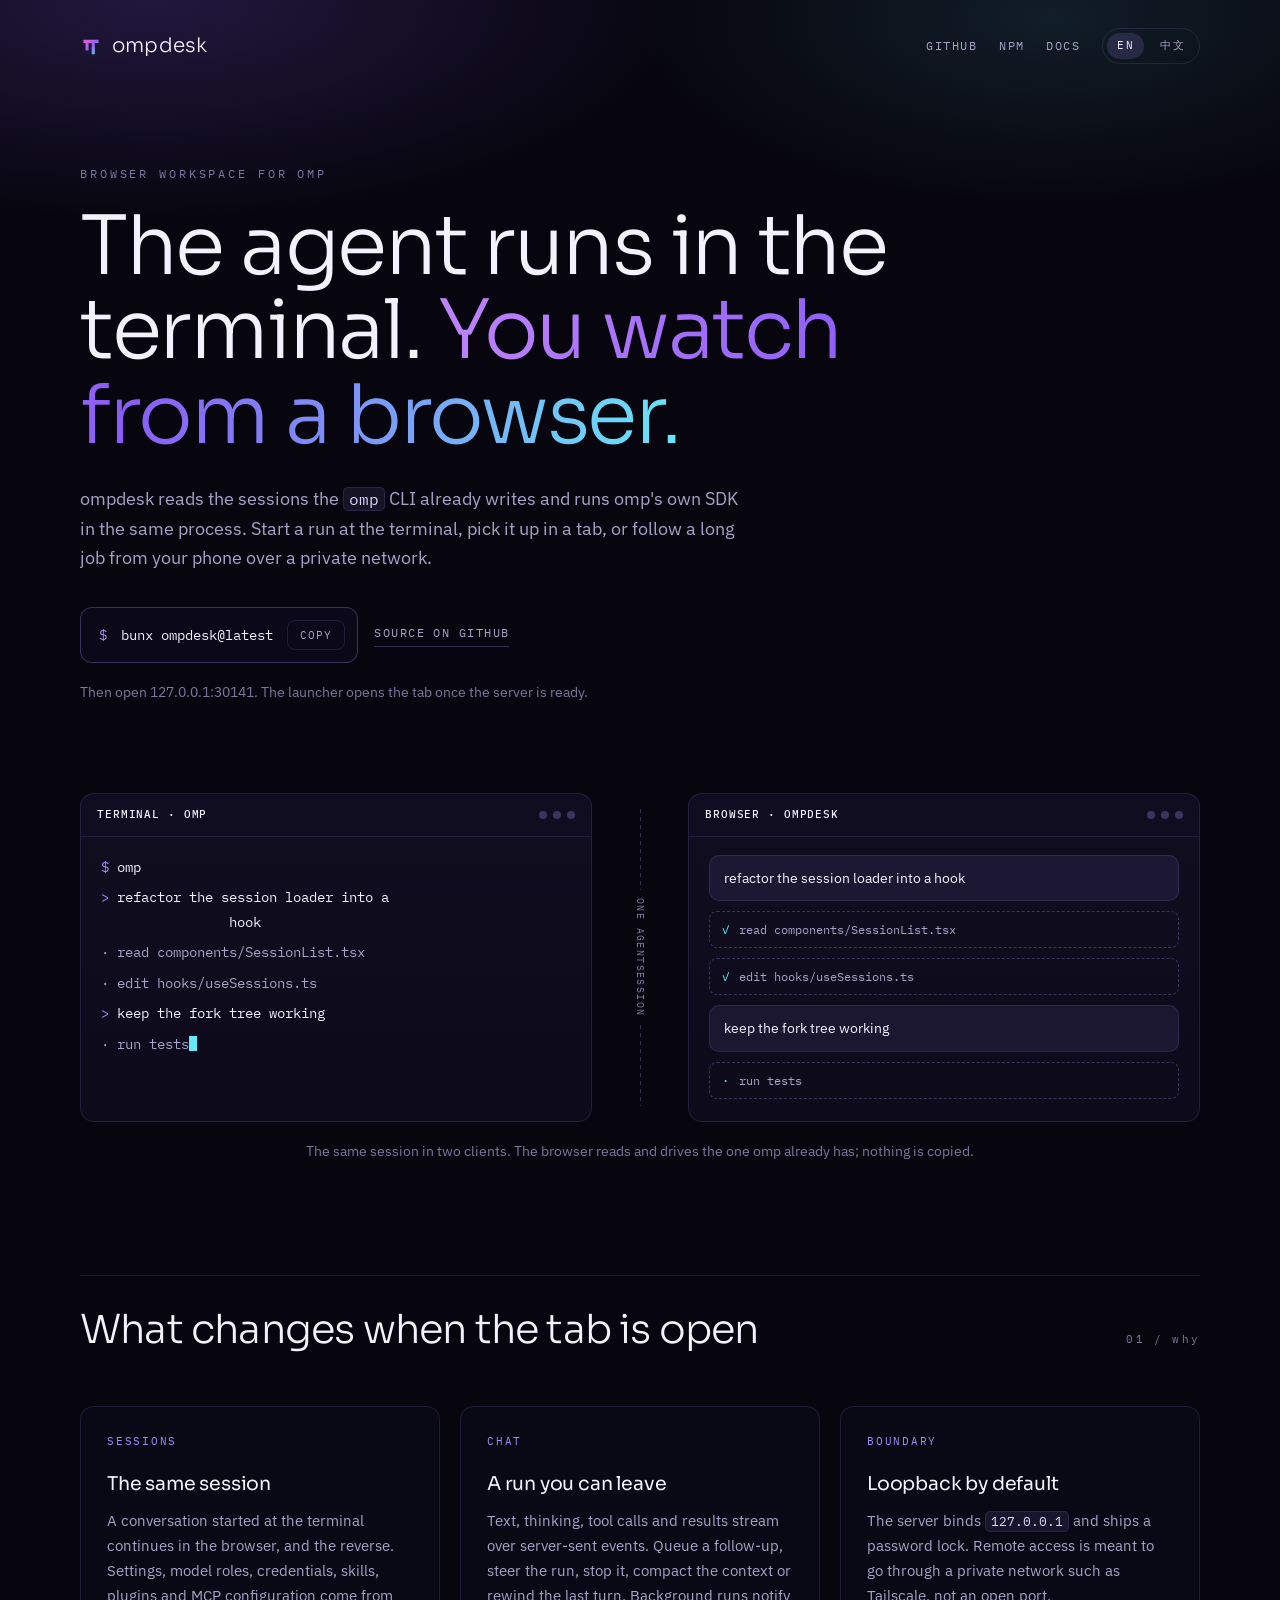
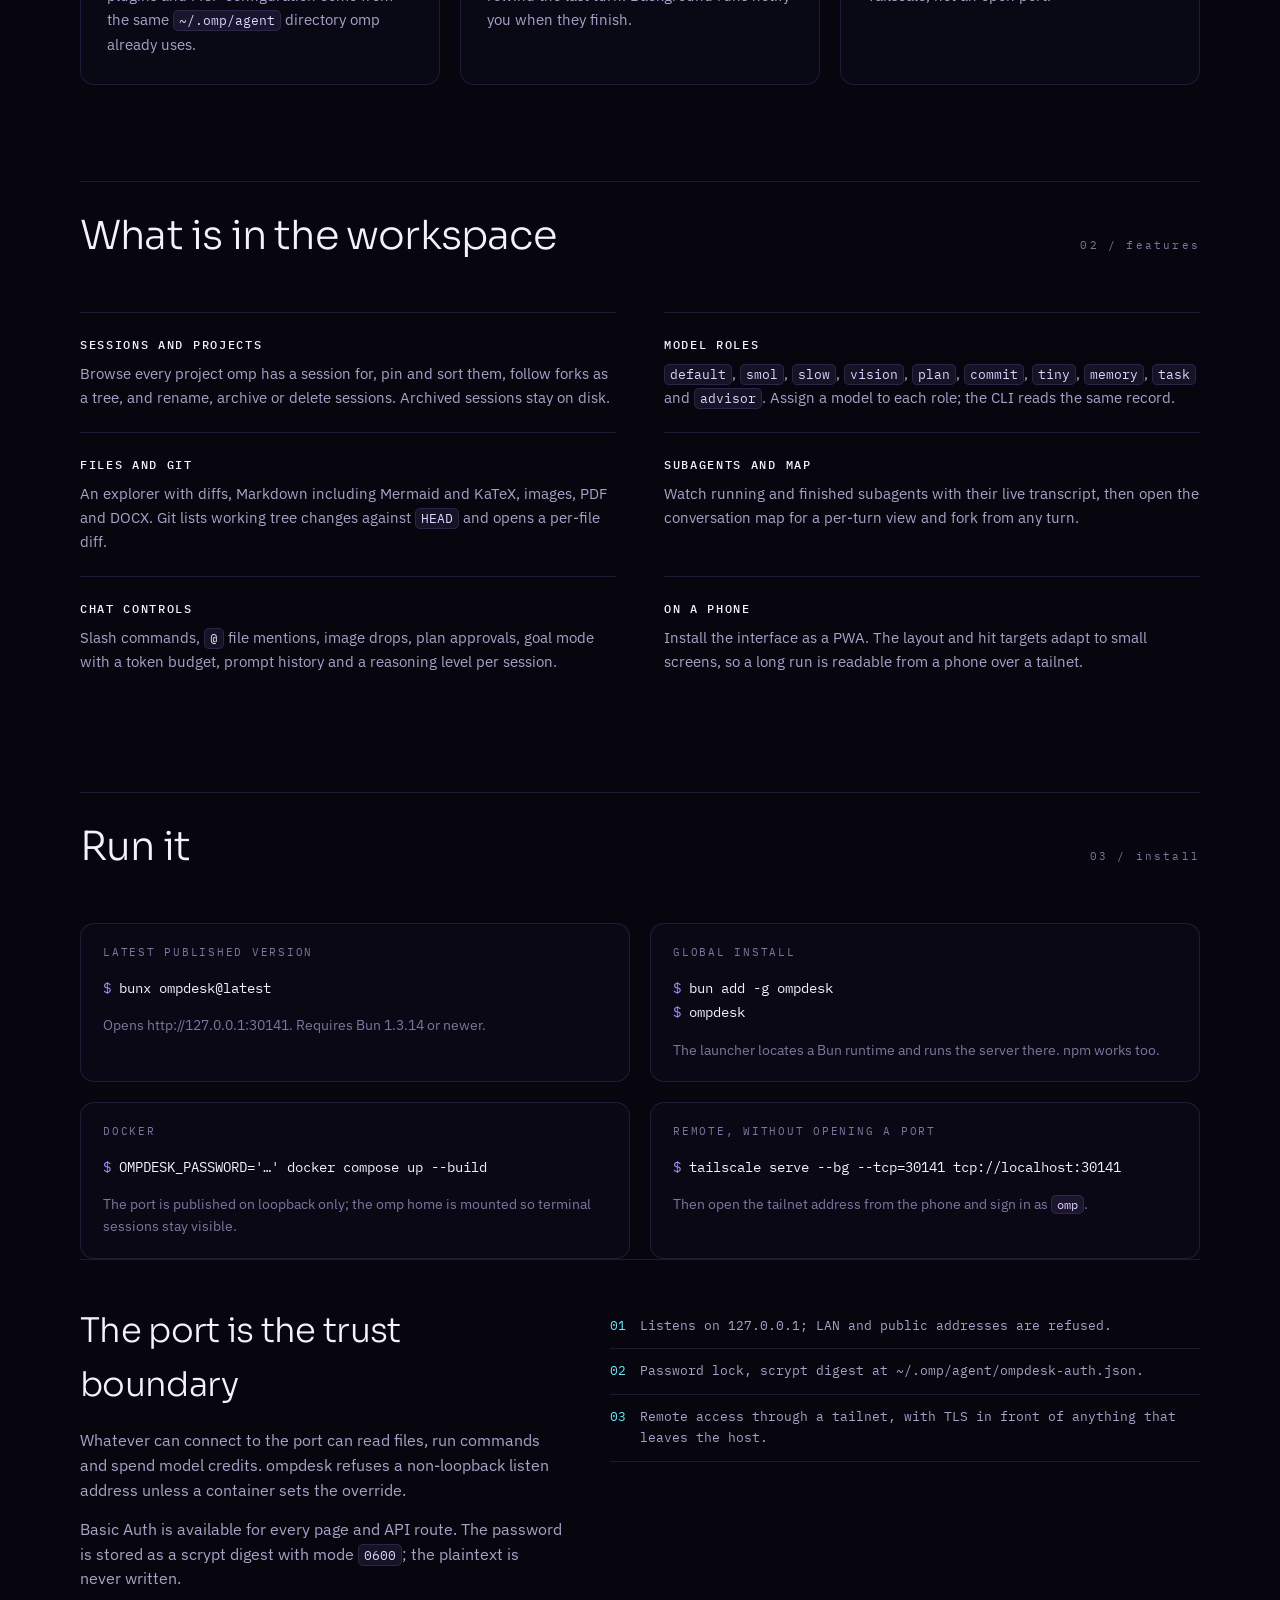
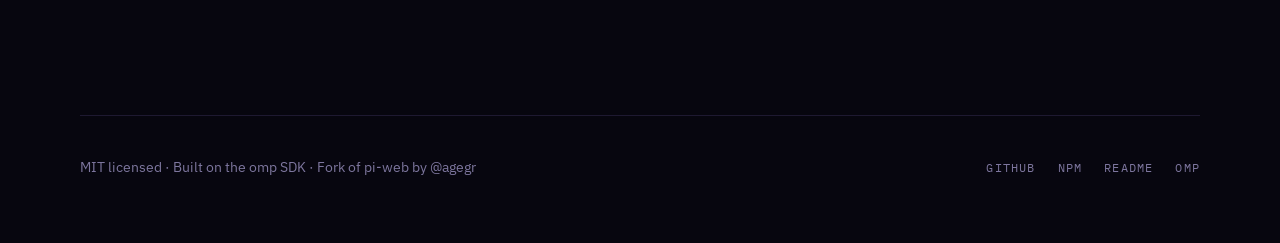
<file: index.html>
<!doctype html>
<html lang="en">

<head>
  <meta charset="utf-8" />
  <meta name="viewport" content="width=device-width, initial-scale=1" />
  <title>ompdesk — browser workspace for the omp coding agent</title>
  <meta name="description"
    content="ompdesk reads the sessions the omp CLI already writes and runs omp's own SDK in the same process. Start a run at the terminal, follow it from a browser tab, or from your phone over a private network." />
  <meta property="og:title" content="ompdesk — browser workspace for omp" />
  <meta property="og:description" content="The agent runs in the terminal. You watch from a browser." />
  <meta property="og:image" content="assets/hero.png" />
  <meta name="theme-color" content="#07060f" />
  <link rel="icon" href="assets/omp-icon.svg" type="image/svg+xml" />
  <link rel="preconnect" href="https://fonts.googleapis.com" />
  <link rel="preconnect" href="https://fonts.gstatic.com" crossorigin />
  <link
    href="https://fonts.googleapis.com/css2?family=Sora:wght@300;400;500&family=IBM+Plex+Sans:wght@400;500&family=IBM+Plex+Mono:wght@400;500&display=swap"
    rel="stylesheet" />
  <link rel="stylesheet" href="assets/style.css" />
</head>

<body>
  <header class="wrap top">
    <a class="brand" href="./">
      <img src="assets/omp-icon.svg" alt="" width="22" height="22" />
      ompdesk
    </a>
    <nav class="nav" aria-label="Primary">
      <a href="https://github.com/ZouZhao321/ompdesk">GitHub</a>
      <a href="https://www.npmjs.com/package/ompdesk" class="hide-sm">npm</a>
      <a href="https://github.com/ZouZhao321/ompdesk#readme" class="hide-sm">Docs</a>
      <span class="lang">
        <a class="on" href="./" aria-current="page">EN</a>
        <a href="./zh/">中文</a>
      </span>
    </nav>
  </header>

  <main>
    <section class="hero wrap">
      <p class="eyebrow">Browser workspace for omp</p>
      <h1>The agent runs in the terminal. <em>You watch from a browser.</em></h1>
      <p class="lede">
        ompdesk reads the sessions the <code>omp</code> CLI already writes and runs omp's own SDK in the same
        process. Start a run at the terminal, pick it up in a tab, or follow a long job from your phone over a
        private network.
      </p>
      <div class="actions">
        <div class="install">
          <span class="sigil">$</span>
          <span>bunx ompdesk@latest</span>
          <button class="copy" type="button" data-copy="bunx ompdesk@latest">Copy</button>
        </div>
        <a class="ghost" href="https://github.com/ZouZhao321/ompdesk">Source on GitHub</a>
      </div>
      <p class="note">Then open 127.0.0.1:30141. The launcher opens the tab once the server is ready.</p>
    </section>

    <figure class="figure wrap">
      <div class="split">
        <div class="pane">
          <div class="pane-head">
            <strong>terminal · omp</strong>
            <span class="dots"><span></span><span></span><span></span></span>
          </div>
          <div class="pane-body">
            <div class="tline"><span class="p">$</span> <span class="c">omp</span></div>
            <div class="tline"><span class="p">&gt;</span> <span class="c">refactor the session loader into a
                hook</span></div>
            <div class="tline">· read components/SessionList.tsx</div>
            <div class="tline">· edit hooks/useSessions.ts</div>
            <div class="tline"><span class="p">&gt;</span> <span class="c">keep the fork tree working</span></div>
            <div class="tline">· run tests<span class="caret"></span></div>
          </div>
        </div>

        <div class="bridge" aria-hidden="true"><span>one AgentSession</span></div>

        <div class="pane">
          <div class="pane-head">
            <strong>browser · ompdesk</strong>
            <span class="dots"><span></span><span></span><span></span></span>
          </div>
          <div class="pane-body">
            <div class="chat">
              <div class="bubble">refactor the session loader into a hook</div>
              <div class="toolrow"><span class="ok">✓</span> read components/SessionList.tsx</div>
              <div class="toolrow"><span class="ok">✓</span> edit hooks/useSessions.ts</div>
              <div class="bubble">keep the fork tree working</div>
              <div class="toolrow"><span class="ok">·</span> run tests</div>
            </div>
          </div>
        </div>
      </div>
      <figcaption>
        The same session in two clients. The browser reads and drives the one omp already has; nothing is copied.
      </figcaption>
    </figure>

    <section class="wrap" id="why">
      <div class="section-head">
        <h2>What changes when the tab is open</h2>
        <span class="idx">01 / why</span>
      </div>
      <div class="cards">
        <article class="card">
          <span class="k">Sessions</span>
          <h3>The same session</h3>
          <p>
            A conversation started at the terminal continues in the browser, and the reverse. Settings, model
            roles, credentials, skills, plugins and MCP configuration come from the same
            <code>~/.omp/agent</code> directory omp already uses.
          </p>
        </article>
        <article class="card">
          <span class="k">Chat</span>
          <h3>A run you can leave</h3>
          <p>
            Text, thinking, tool calls and results stream over server-sent events. Queue a follow-up, steer the
            run, stop it, compact the context or rewind the last turn. Background runs notify you when they
            finish.
          </p>
        </article>
        <article class="card">
          <span class="k">Boundary</span>
          <h3>Loopback by default</h3>
          <p>
            The server binds <code>127.0.0.1</code> and ships a password lock. Remote access is meant to go
            through a private network such as Tailscale, not an open port.
          </p>
        </article>
      </div>
    </section>

    <section class="wrap" id="features">
      <div class="section-head">
        <h2>What is in the workspace</h2>
        <span class="idx">02 / features</span>
      </div>
      <div class="features">
        <article class="feature">
          <h3>Sessions and projects</h3>
          <p>
            Browse every project omp has a session for, pin and sort them, follow forks as a tree, and rename,
            archive or delete sessions. Archived sessions stay on disk.
          </p>
        </article>
        <article class="feature">
          <h3>Model roles</h3>
          <p>
            <code>default</code>, <code>smol</code>, <code>slow</code>, <code>vision</code>,
            <code>plan</code>, <code>commit</code>, <code>tiny</code>, <code>memory</code>,
            <code>task</code> and <code>advisor</code>. Assign a model to each role; the CLI reads the same
            record.
          </p>
        </article>
        <article class="feature">
          <h3>Files and Git</h3>
          <p>
            An explorer with diffs, Markdown including Mermaid and KaTeX, images, PDF and DOCX. Git lists working
            tree changes against <code>HEAD</code> and opens a per-file diff.
          </p>
        </article>
        <article class="feature">
          <h3>Subagents and map</h3>
          <p>
            Watch running and finished subagents with their live transcript, then open the conversation map for a
            per-turn view and fork from any turn.
          </p>
        </article>
        <article class="feature">
          <h3>Chat controls</h3>
          <p>
            Slash commands, <code>@</code> file mentions, image drops, plan approvals, goal mode with a token
            budget, prompt history and a reasoning level per session.
          </p>
        </article>
        <article class="feature">
          <h3>On a phone</h3>
          <p>
            Install the interface as a PWA. The layout and hit targets adapt to small screens, so a long run is
            readable from a phone over a tailnet.
          </p>
        </article>
      </div>
    </section>

    <section class="wrap" id="install">
      <div class="section-head">
        <h2>Run it</h2>
        <span class="idx">03 / install</span>
      </div>
      <div class="install-block">
        <div class="cmd">
          <h3>Latest published version</h3>
          <pre><span class="p">$</span> bunx ompdesk@latest</pre>
          <p>Opens http://127.0.0.1:30141. Requires Bun 1.3.14 or newer.</p>
        </div>
        <div class="cmd">
          <h3>Global install</h3>
          <pre><span class="p">$</span> bun add -g ompdesk<br /><span class="p">$</span> ompdesk</pre>
          <p>The launcher locates a Bun runtime and runs the server there. npm works too.</p>
        </div>
        <div class="cmd">
          <h3>Docker</h3>
          <pre><span class="p">$</span> OMPDESK_PASSWORD='…' docker compose up --build</pre>
          <p>The port is published on loopback only; the omp home is mounted so terminal sessions stay visible.</p>
        </div>
        <div class="cmd">
          <h3>Remote, without opening a port</h3>
          <pre><span class="p">$</span> tailscale serve --bg --tcp=30141 tcp://localhost:30141</pre>
          <p>Then open the tailnet address from the phone and sign in as <code>omp</code>.</p>
        </div>
      </div>
    </section>

    <section class="wrap safety" id="safety">
      <div>
        <h2>The port is the trust boundary</h2>
        <p>
          Whatever can connect to the port can read files, run commands and spend model credits. ompdesk refuses
          a non-loopback listen address unless a container sets the override.
        </p>
        <p>
          Basic Auth is available for every page and API route. The password is stored as a scrypt digest with
          mode <code>0600</code>; the plaintext is never written.
        </p>
      </div>
      <ul>
        <li><span>01</span> Listens on 127.0.0.1; LAN and public addresses are refused.</li>
        <li><span>02</span> Password lock, scrypt digest at ~/.omp/agent/ompdesk-auth.json.</li>
        <li><span>03</span> Remote access through a tailnet, with TLS in front of anything that leaves the host.</li>
      </ul>
    </section>
  </main>

  <footer class="wrap">
    <span>MIT licensed · Built on the omp SDK · Fork of pi-web by @agegr</span>
    <nav aria-label="Footer">
      <a href="https://github.com/ZouZhao321/ompdesk">GitHub</a>
      <a href="https://www.npmjs.com/package/ompdesk">npm</a>
      <a href="https://github.com/ZouZhao321/ompdesk#readme">README</a>
      <a href="https://github.com/can1357/oh-my-pi">omp</a>
    </nav>
  </footer>

  <script src="assets/app.js" defer></script>
</body>

</html>
</file>
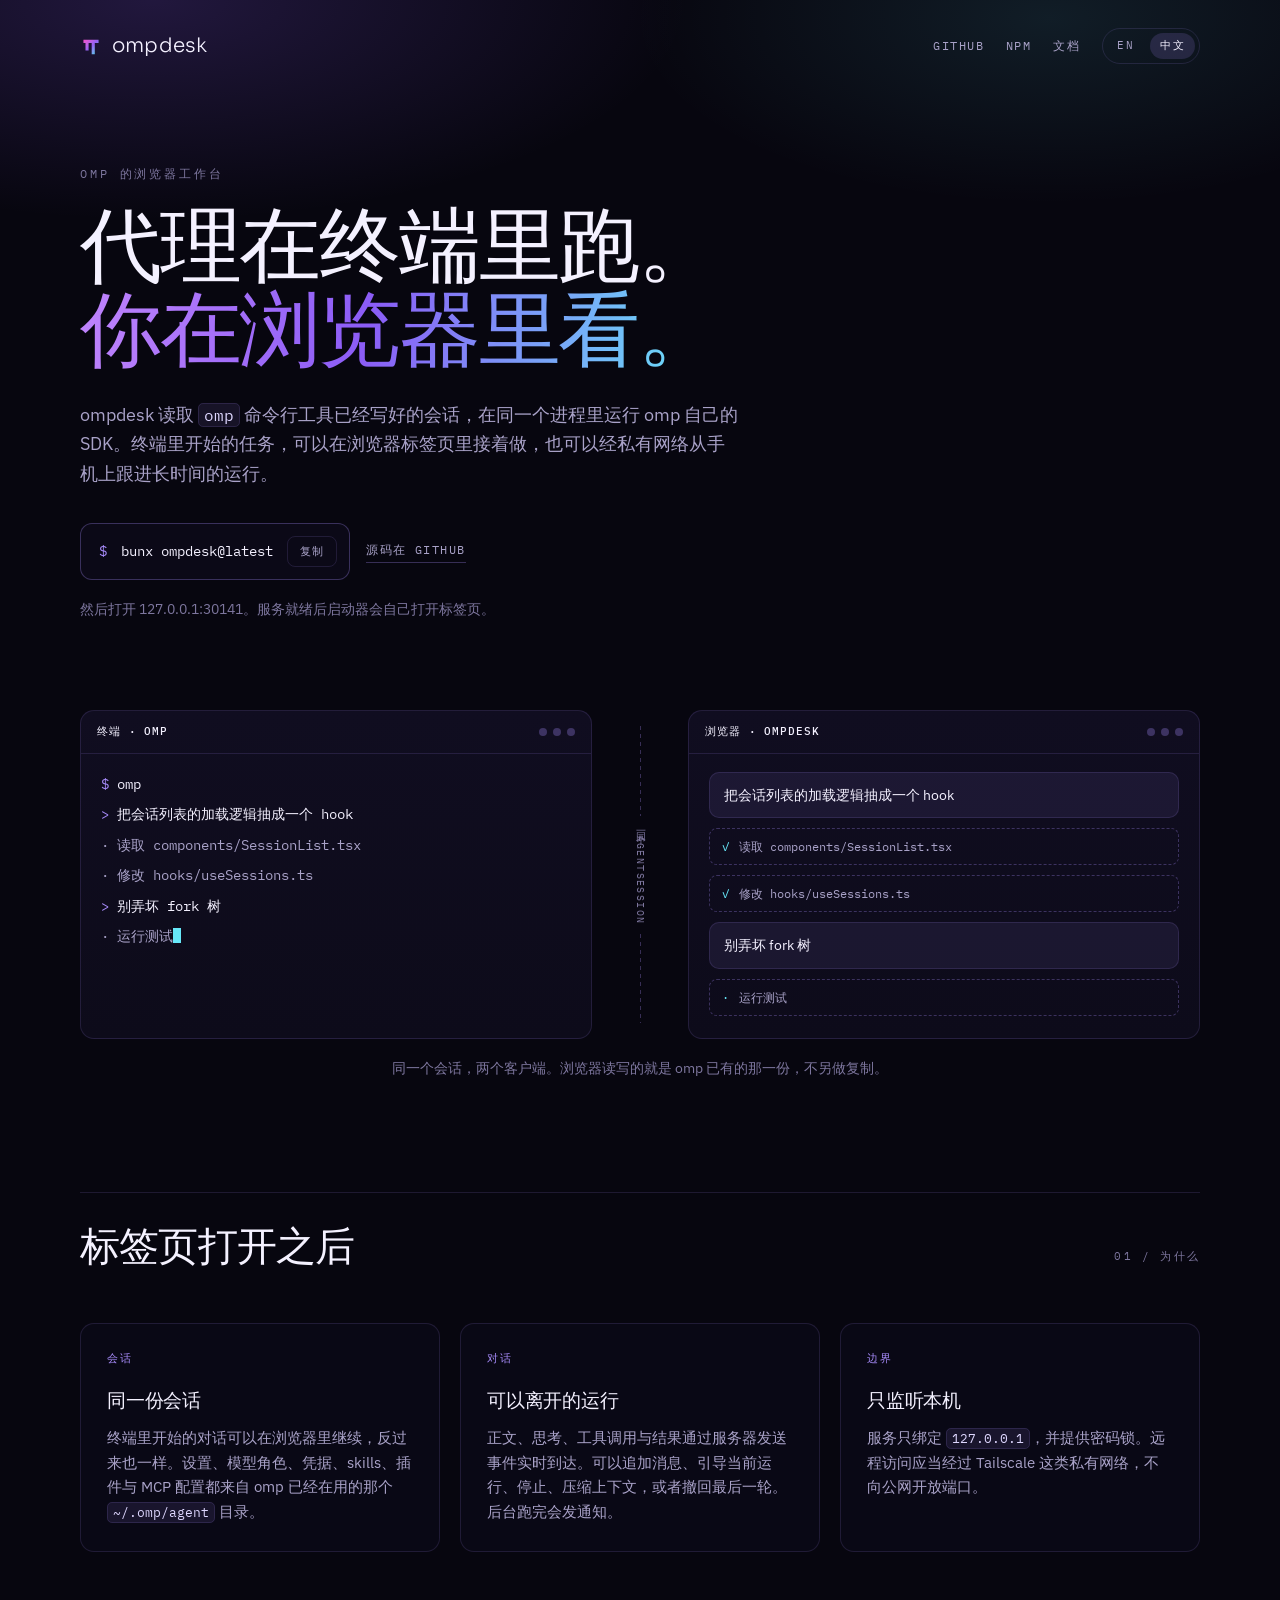
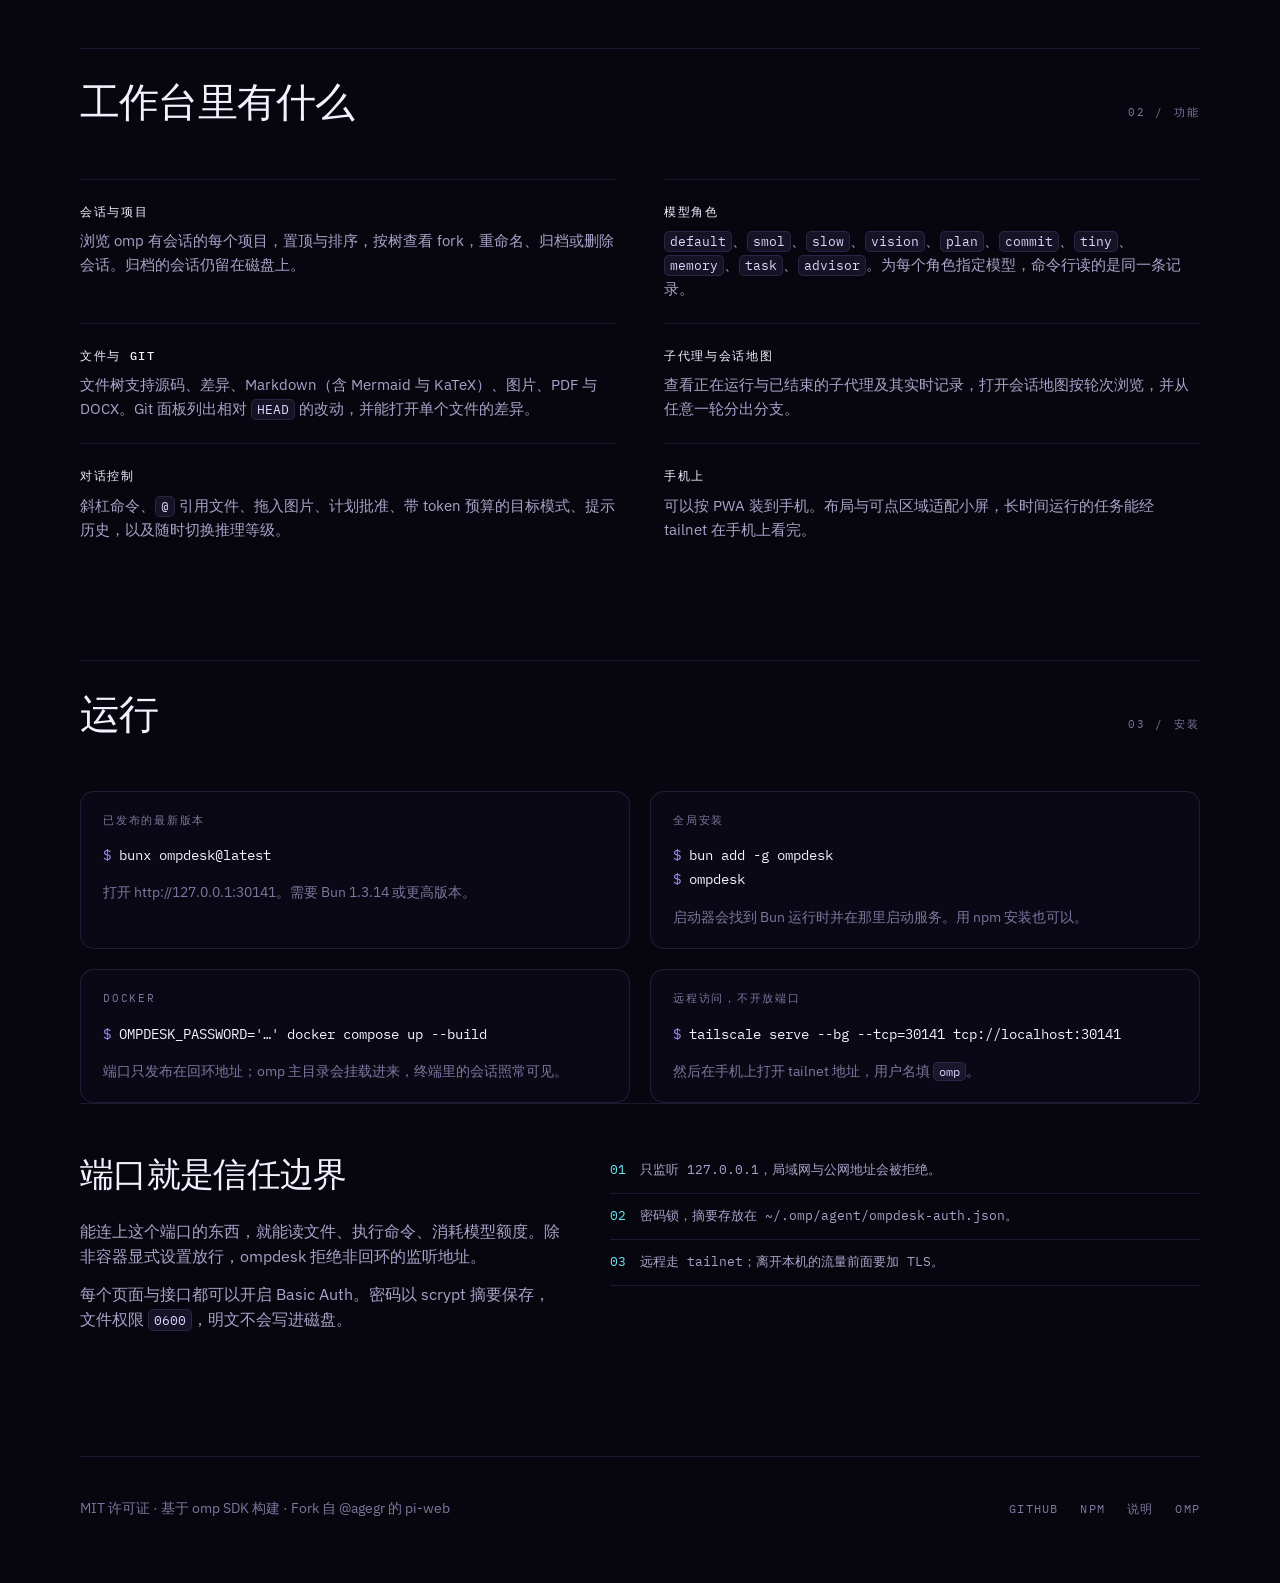
<file: zh/index.html>
<!doctype html>
<html lang="zh-CN">

<head>
  <meta charset="utf-8" />
  <meta name="viewport" content="width=device-width, initial-scale=1" />
  <title>ompdesk — omp 编码代理的浏览器工作台</title>
  <meta name="description"
    content="ompdesk 读取 omp 命令行工具已经写好的会话，并在同一个进程里运行 omp 自己的 SDK。终端里开始的任务，可以在浏览器里继续，也可以经私有网络从手机上跟进。" />
  <meta property="og:title" content="ompdesk — omp 的浏览器工作台" />
  <meta property="og:description" content="代理在终端里跑，你在浏览器里看。" />
  <meta property="og:image" content="../assets/hero.png" />
  <meta name="theme-color" content="#07060f" />
  <link rel="icon" href="../assets/omp-icon.svg" type="image/svg+xml" />
  <link rel="preconnect" href="https://fonts.googleapis.com" />
  <link rel="preconnect" href="https://fonts.gstatic.com" crossorigin />
  <link
    href="https://fonts.googleapis.com/css2?family=Sora:wght@300;400;500&family=IBM+Plex+Sans:wght@400;500&family=IBM+Plex+Mono:wght@400;500&display=swap"
    rel="stylesheet" />
  <link rel="stylesheet" href="../assets/style.css" />
</head>

<body>
  <header class="wrap top">
    <a class="brand" href="../">
      <img src="../assets/omp-icon.svg" alt="" width="22" height="22" />
      ompdesk
    </a>
    <nav class="nav" aria-label="主导航">
      <a href="https://github.com/ZouZhao321/ompdesk">GitHub</a>
      <a href="https://www.npmjs.com/package/ompdesk" class="hide-sm">npm</a>
      <a href="https://github.com/ZouZhao321/ompdesk/blob/main/README.zh-CN.md" class="hide-sm">文档</a>
      <span class="lang">
        <a href="../">EN</a>
        <a class="on" href="./" aria-current="page">中文</a>
      </span>
    </nav>
  </header>

  <main>
    <section class="hero wrap">
      <p class="eyebrow">omp 的浏览器工作台</p>
      <h1>代理在终端里跑。<em>你在浏览器里看。</em></h1>
      <p class="lede">
        ompdesk 读取 <code>omp</code> 命令行工具已经写好的会话，在同一个进程里运行 omp 自己的 SDK。终端里开始的任务，可以在浏览器标签页里接着做，也可以经私有网络从手机上跟进长时间的运行。
      </p>
      <div class="actions">
        <div class="install">
          <span class="sigil">$</span>
          <span>bunx ompdesk@latest</span>
          <button class="copy" type="button" data-copy="bunx ompdesk@latest">复制</button>
        </div>
        <a class="ghost" href="https://github.com/ZouZhao321/ompdesk">源码在 GitHub</a>
      </div>
      <p class="note">然后打开 127.0.0.1:30141。服务就绪后启动器会自己打开标签页。</p>
    </section>

    <figure class="figure wrap">
      <div class="split">
        <div class="pane">
          <div class="pane-head">
            <strong>终端 · omp</strong>
            <span class="dots"><span></span><span></span><span></span></span>
          </div>
          <div class="pane-body">
            <div class="tline"><span class="p">$</span> <span class="c">omp</span></div>
            <div class="tline"><span class="p">&gt;</span> <span class="c">把会话列表的加载逻辑抽成一个 hook</span></div>
            <div class="tline">· 读取 components/SessionList.tsx</div>
            <div class="tline">· 修改 hooks/useSessions.ts</div>
            <div class="tline"><span class="p">&gt;</span> <span class="c">别弄坏 fork 树</span></div>
            <div class="tline">· 运行测试<span class="caret"></span></div>
          </div>
        </div>

        <div class="bridge" aria-hidden="true"><span>同一个 AgentSession</span></div>

        <div class="pane">
          <div class="pane-head">
            <strong>浏览器 · ompdesk</strong>
            <span class="dots"><span></span><span></span><span></span></span>
          </div>
          <div class="pane-body">
            <div class="chat">
              <div class="bubble">把会话列表的加载逻辑抽成一个 hook</div>
              <div class="toolrow"><span class="ok">✓</span> 读取 components/SessionList.tsx</div>
              <div class="toolrow"><span class="ok">✓</span> 修改 hooks/useSessions.ts</div>
              <div class="bubble">别弄坏 fork 树</div>
              <div class="toolrow"><span class="ok">·</span> 运行测试</div>
            </div>
          </div>
        </div>
      </div>
      <figcaption>同一个会话，两个客户端。浏览器读写的就是 omp 已有的那一份，不另做复制。</figcaption>
    </figure>

    <section class="wrap" id="why">
      <div class="section-head">
        <h2>标签页打开之后</h2>
        <span class="idx">01 / 为什么</span>
      </div>
      <div class="cards">
        <article class="card">
          <span class="k">会话</span>
          <h3>同一份会话</h3>
          <p>
            终端里开始的对话可以在浏览器里继续，反过来也一样。设置、模型角色、凭据、skills、插件与 MCP 配置都来自 omp 已经在用的那个 <code>~/.omp/agent</code> 目录。
          </p>
        </article>
        <article class="card">
          <span class="k">对话</span>
          <h3>可以离开的运行</h3>
          <p>
            正文、思考、工具调用与结果通过服务器发送事件实时到达。可以追加消息、引导当前运行、停止、压缩上下文，或者撤回最后一轮。后台跑完会发通知。
          </p>
        </article>
        <article class="card">
          <span class="k">边界</span>
          <h3>只监听本机</h3>
          <p>
            服务只绑定 <code>127.0.0.1</code>，并提供密码锁。远程访问应当经过 Tailscale 这类私有网络，不向公网开放端口。
          </p>
        </article>
      </div>
    </section>

    <section class="wrap" id="features">
      <div class="section-head">
        <h2>工作台里有什么</h2>
        <span class="idx">02 / 功能</span>
      </div>
      <div class="features">
        <article class="feature">
          <h3>会话与项目</h3>
          <p>
            浏览 omp 有会话的每个项目，置顶与排序，按树查看 fork，重命名、归档或删除会话。归档的会话仍留在磁盘上。
          </p>
        </article>
        <article class="feature">
          <h3>模型角色</h3>
          <p>
            <code>default</code>、<code>smol</code>、<code>slow</code>、<code>vision</code>、<code>plan</code>、<code>commit</code>、<code>tiny</code>、<code>memory</code>、<code>task</code>、<code>advisor</code>。为每个角色指定模型，命令行读的是同一条记录。
          </p>
        </article>
        <article class="feature">
          <h3>文件与 Git</h3>
          <p>
            文件树支持源码、差异、Markdown（含 Mermaid 与 KaTeX）、图片、PDF 与 DOCX。Git 面板列出相对 <code>HEAD</code> 的改动，并能打开单个文件的差异。
          </p>
        </article>
        <article class="feature">
          <h3>子代理与会话地图</h3>
          <p>
            查看正在运行与已结束的子代理及其实时记录，打开会话地图按轮次浏览，并从任意一轮分出分支。
          </p>
        </article>
        <article class="feature">
          <h3>对话控制</h3>
          <p>
            斜杠命令、<code>@</code> 引用文件、拖入图片、计划批准、带 token 预算的目标模式、提示历史，以及随时切换推理等级。
          </p>
        </article>
        <article class="feature">
          <h3>手机上</h3>
          <p>
            可以按 PWA 装到手机。布局与可点区域适配小屏，长时间运行的任务能经 tailnet 在手机上看完。
          </p>
        </article>
      </div>
    </section>

    <section class="wrap" id="install">
      <div class="section-head">
        <h2>运行</h2>
        <span class="idx">03 / 安装</span>
      </div>
      <div class="install-block">
        <div class="cmd">
          <h3>已发布的最新版本</h3>
          <pre><span class="p">$</span> bunx ompdesk@latest</pre>
          <p>打开 http://127.0.0.1:30141。需要 Bun 1.3.14 或更高版本。</p>
        </div>
        <div class="cmd">
          <h3>全局安装</h3>
          <pre><span class="p">$</span> bun add -g ompdesk<br /><span class="p">$</span> ompdesk</pre>
          <p>启动器会找到 Bun 运行时并在那里启动服务。用 npm 安装也可以。</p>
        </div>
        <div class="cmd">
          <h3>Docker</h3>
          <pre><span class="p">$</span> OMPDESK_PASSWORD='…' docker compose up --build</pre>
          <p>端口只发布在回环地址；omp 主目录会挂载进来，终端里的会话照常可见。</p>
        </div>
        <div class="cmd">
          <h3>远程访问，不开放端口</h3>
          <pre><span class="p">$</span> tailscale serve --bg --tcp=30141 tcp://localhost:30141</pre>
          <p>然后在手机上打开 tailnet 地址，用户名填 <code>omp</code>。</p>
        </div>
      </div>
    </section>

    <section class="wrap safety" id="safety">
      <div>
        <h2>端口就是信任边界</h2>
        <p>
          能连上这个端口的东西，就能读文件、执行命令、消耗模型额度。除非容器显式设置放行，ompdesk 拒绝非回环的监听地址。
        </p>
        <p>
          每个页面与接口都可以开启 Basic Auth。密码以 scrypt 摘要保存，文件权限 <code>0600</code>，明文不会写进磁盘。
        </p>
      </div>
      <ul>
        <li><span>01</span> 只监听 127.0.0.1，局域网与公网地址会被拒绝。</li>
        <li><span>02</span> 密码锁，摘要存放在 ~/.omp/agent/ompdesk-auth.json。</li>
        <li><span>03</span> 远程走 tailnet；离开本机的流量前面要加 TLS。</li>
      </ul>
    </section>
  </main>

  <footer class="wrap">
    <span>MIT 许可证 · 基于 omp SDK 构建 · Fork 自 @agegr 的 pi-web</span>
    <nav aria-label="页脚">
      <a href="https://github.com/ZouZhao321/ompdesk">GitHub</a>
      <a href="https://www.npmjs.com/package/ompdesk">npm</a>
      <a href="https://github.com/ZouZhao321/ompdesk/blob/main/README.zh-CN.md">说明</a>
      <a href="https://github.com/can1357/oh-my-pi">omp</a>
    </nav>
  </footer>

  <script src="../assets/app.js" defer></script>
</body>

</html>
</file>
<file: assets/style.css>
/* ompdesk landing — tokens derive from the product mark: indigo ink, violet→cyan gradient. */

:root {
  --ink: #07060f;
  --panel: #0d0b1a;
  --panel-2: #100d20;
  --line: rgba(167, 139, 250, 0.14);
  --line-strong: rgba(167, 139, 250, 0.3);
  --paper: #f4f1ff;
  --muted: #a9a2c8;
  --muted-2: #7d769e;
  --violet: #a78bfa;
  --cyan: #67e8f9;
  --gradient: linear-gradient(100deg, #c084fc, #8b5cf6 45%, #67e8f9);
  --radius: 14px;
  --display: "Sora", ui-sans-serif, system-ui, sans-serif;
  --body: "IBM Plex Sans", ui-sans-serif, system-ui, sans-serif;
  --mono: "IBM Plex Mono", ui-monospace, "SFMono-Regular", Menlo, monospace;
}

*,
*::before,
*::after {
  box-sizing: border-box;
}

html {
  scroll-behavior: smooth;
}

body {
  margin: 0;
  background:
    radial-gradient(58% 34% at 12% 0%, rgba(139, 92, 246, 0.2), transparent 72%),
    radial-gradient(44% 28% at 82% 2%, rgba(103, 232, 249, 0.1), transparent 74%),
    var(--ink);
  background-attachment: fixed;
  color: var(--paper);
  font-family: var(--body);
  font-size: 17px;
  line-height: 1.6;
  -webkit-font-smoothing: antialiased;
}

a {
  color: inherit;
  text-decoration: none;
}

a:hover {
  color: var(--cyan);
}

:focus-visible {
  outline: 2px solid var(--cyan);
  outline-offset: 3px;
  border-radius: 4px;
}

.wrap {
  width: min(1120px, calc(100% - 48px));
  margin-inline: auto;
}

/* ---------- top bar ---------- */

.top {
  display: flex;
  align-items: center;
  justify-content: space-between;
  gap: 24px;
  padding: 28px 0;
}

.brand {
  display: flex;
  align-items: center;
  gap: 10px;
  font-family: var(--display);
  font-size: 20px;
  font-weight: 300;
  letter-spacing: 0.01em;
}

.brand img {
  width: 22px;
  height: 22px;
}

.nav {
  display: flex;
  align-items: center;
  gap: 22px;
  font-family: var(--mono);
  font-size: 12px;
  letter-spacing: 0.12em;
  text-transform: uppercase;
  color: var(--muted);
}

.nav a:hover {
  color: var(--paper);
}

.lang {
  display: inline-flex;
  gap: 6px;
  padding: 4px;
  border: 1px solid var(--line);
  border-radius: 999px;
}

.lang a {
  padding: 4px 10px;
  border-radius: 999px;
  font-size: 11px;
}

.lang .on {
  background: rgba(167, 139, 250, 0.16);
  color: var(--paper);
}

/* ---------- hero ---------- */

.hero {
  position: relative;
  padding: 72px 0 12px;
}

.eyebrow {
  font-family: var(--mono);
  font-size: 12px;
  letter-spacing: 0.24em;
  text-transform: uppercase;
  color: var(--muted-2);
  margin: 0 0 22px;
}

.hero h1 {
  font-family: var(--display);
  font-weight: 300;
  font-size: clamp(42px, 6.4vw, 82px);
  line-height: 1.03;
  letter-spacing: -0.028em;
  margin: 0;
  max-width: 18ch;
  text-wrap: balance;
}

.hero h1 em {
  font-style: normal;
  background: var(--gradient);
  -webkit-background-clip: text;
  background-clip: text;
  color: transparent;
}

.hero p.lede {
  max-width: 60ch;
  margin: 26px 0 0;
  color: var(--muted);
  font-size: 18px;
  line-height: 1.65;
}

.hero .actions {
  display: flex;
  flex-wrap: wrap;
  align-items: center;
  gap: 16px;
  margin-top: 34px;
}

.install {
  display: flex;
  align-items: center;
  flex-wrap: wrap;
  gap: 10px 14px;
  max-width: 100%;
  padding: 12px 12px 12px 18px;
  border: 1px solid var(--line-strong);
  border-radius: 12px;
  background: rgba(13, 11, 26, 0.8);
  font-family: var(--mono);
  font-size: 14px;
  color: var(--paper);
}

@media (max-width: 480px) {
  .install {
    padding: 10px 12px;
    font-size: 12.5px;
  }
}

.install .sigil {
  color: var(--violet);
}

.copy {
  border: 1px solid var(--line);
  background: transparent;
  color: var(--muted);
  font-family: var(--mono);
  font-size: 11px;
  letter-spacing: 0.1em;
  text-transform: uppercase;
  padding: 7px 12px;
  border-radius: 8px;
  cursor: pointer;
  transition: color 0.15s ease, border-color 0.15s ease;
}

.copy:hover {
  color: var(--paper);
  border-color: var(--line-strong);
}

.copy[data-copied="true"] {
  color: var(--cyan);
  border-color: rgba(103, 232, 249, 0.4);
}

.ghost {
  font-family: var(--mono);
  font-size: 12px;
  letter-spacing: 0.12em;
  text-transform: uppercase;
  color: var(--muted);
  border-bottom: 1px solid var(--line-strong);
  padding-bottom: 3px;
}

.note {
  margin: 18px 0 0;
  font-size: 14px;
  color: var(--muted-2);
}

p code,
li code,
figcaption code {
  font-family: var(--mono);
  font-size: 0.87em;
  color: #ded7ff;
  background: rgba(167, 139, 250, 0.1);
  border: 1px solid var(--line);
  padding: 1px 5px;
  border-radius: 5px;
  white-space: nowrap;
}

/* ---------- split figure ---------- */

.figure {
  margin-top: 78px;
  padding: 0;
}

.split {
  display: grid;
  grid-template-columns: 1fr 96px 1fr;
  align-items: stretch;
  gap: 0;
}

.pane {
  border: 1px solid var(--line);
  border-radius: var(--radius);
  background: linear-gradient(180deg, var(--panel-2), var(--panel));
  overflow: hidden;
  min-height: 320px;
}

.pane-head {
  display: flex;
  align-items: center;
  justify-content: space-between;
  padding: 12px 16px;
  border-bottom: 1px solid var(--line);
  font-family: var(--mono);
  font-size: 11px;
  letter-spacing: 0.14em;
  text-transform: uppercase;
  color: var(--muted-2);
}

.pane-head strong {
  color: var(--paper);
  font-weight: 500;
  letter-spacing: 0.08em;
}

.dots {
  display: flex;
  gap: 6px;
}

.dots span {
  width: 8px;
  height: 8px;
  border-radius: 50%;
  background: var(--line-strong);
}

.pane-body {
  padding: 18px 20px 22px;
  font-size: 14px;
  line-height: 1.75;
}

.tline {
  font-family: var(--mono);
  color: var(--muted);
  white-space: pre-wrap;
  word-break: break-word;
}

.tline .p {
  color: var(--violet);
}

.tline .c {
  color: var(--paper);
}

.tline .ok {
  color: var(--cyan);
}

.tline+.tline {
  margin-top: 6px;
}

.chat {
  display: flex;
  flex-direction: column;
  gap: 10px;
}

.bubble {
  padding: 10px 14px;
  border-radius: 10px;
  background: rgba(167, 139, 250, 0.09);
  border: 1px solid var(--line);
  color: var(--paper);
  font-size: 14px;
}

.bubble.agent {
  background: transparent;
  border-color: transparent;
  padding: 4px 2px;
  color: var(--muted);
}

.toolrow {
  display: flex;
  align-items: center;
  gap: 10px;
  font-family: var(--mono);
  font-size: 12px;
  color: var(--muted);
  padding: 7px 12px;
  border: 1px dashed var(--line-strong);
  border-radius: 8px;
}

.toolrow .ok {
  color: var(--cyan);
}

.caret {
  display: inline-block;
  width: 8px;
  height: 15px;
  background: var(--cyan);
  vertical-align: -2px;
  animation: blink 1.1s steps(2, start) infinite;
}

@keyframes blink {
  to {
    visibility: hidden;
  }
}

.bridge {
  position: relative;
  display: flex;
  flex-direction: column;
  align-items: center;
  justify-content: center;
  gap: 10px;
  color: var(--muted-2);
  font-family: var(--mono);
  font-size: 10px;
  letter-spacing: 0.14em;
  text-transform: uppercase;
  writing-mode: vertical-rl;
  text-orientation: mixed;
}

.bridge::before {
  content: "";
  position: absolute;
  top: 16px;
  bottom: 16px;
  width: 1px;
  background-image: linear-gradient(var(--line-strong) 50%, transparent 50%);
  background-size: 1px 8px;
  background-repeat: repeat-y;
}

.bridge span {
  position: relative;
  background: var(--ink);
  padding: 8px 0;
}

.figure figcaption {
  margin-top: 18px;
  text-align: center;
  font-size: 14px;
  color: var(--muted-2);
}

/* ---------- sections ---------- */

section {
  padding: 96px 0 0;
}

.section-head {
  display: flex;
  align-items: baseline;
  justify-content: space-between;
  gap: 24px;
  border-top: 1px solid var(--line);
  padding-top: 22px;
  margin-bottom: 44px;
}

.section-head h2 {
  font-family: var(--display);
  font-weight: 300;
  font-size: clamp(28px, 3.4vw, 40px);
  letter-spacing: -0.02em;
  margin: 0;
}

.section-head .idx {
  font-family: var(--mono);
  font-size: 11px;
  letter-spacing: 0.2em;
  color: var(--muted-2);
}

.cards {
  display: grid;
  grid-template-columns: repeat(3, 1fr);
  gap: 20px;
}

.card {
  border: 1px solid var(--line);
  border-radius: var(--radius);
  padding: 26px;
  background: rgba(13, 11, 26, 0.6);
}

.card h3 {
  font-family: var(--display);
  font-weight: 400;
  font-size: 19px;
  margin: 0 0 10px;
  letter-spacing: -0.01em;
}

.card p {
  margin: 0;
  color: var(--muted);
  font-size: 15px;
  line-height: 1.65;
}

.card .k {
  font-family: var(--mono);
  font-size: 11px;
  letter-spacing: 0.16em;
  text-transform: uppercase;
  color: var(--violet);
  display: block;
  margin-bottom: 18px;
}

.features {
  display: grid;
  grid-template-columns: repeat(2, 1fr);
  gap: 0 48px;
}

.feature {
  padding: 22px 0;
  border-top: 1px solid var(--line);
}

.feature h3 {
  font-family: var(--mono);
  font-size: 12px;
  letter-spacing: 0.14em;
  text-transform: uppercase;
  color: var(--paper);
  margin: 0 0 8px;
  font-weight: 500;
}

.feature p {
  margin: 0;
  color: var(--muted);
  font-size: 15px;
}

/* ---------- install ---------- */

.install-block {
  display: grid;
  grid-template-columns: 1fr 1fr;
  gap: 20px;
}

.cmd {
  border: 1px solid var(--line);
  border-radius: var(--radius);
  background: rgba(13, 11, 26, 0.7);
  padding: 20px 22px;
}

.cmd h3 {
  margin: 0 0 14px;
  font-family: var(--mono);
  font-size: 11px;
  letter-spacing: 0.16em;
  text-transform: uppercase;
  color: var(--muted-2);
  font-weight: 400;
}

.cmd pre {
  margin: 0;
  font-family: var(--mono);
  font-size: 13.5px;
  line-height: 1.8;
  color: var(--paper);
  white-space: pre-wrap;
  word-break: break-word;
}

.cmd pre .p {
  color: var(--violet);
}

.cmd p {
  margin: 14px 0 0;
  font-size: 14px;
  color: var(--muted-2);
}

/* ---------- safety ---------- */

.safety {
  display: grid;
  grid-template-columns: 0.9fr 1.1fr;
  gap: 48px;
  align-items: start;
  border-top: 1px solid var(--line);
  padding-top: 44px;
}

.safety h2 {
  font-family: var(--display);
  font-weight: 300;
  font-size: clamp(26px, 3vw, 34px);
  margin: 0 0 16px;
  letter-spacing: -0.02em;
}

.safety p {
  color: var(--muted);
  margin: 0 0 14px;
  font-size: 15.5px;
}

.safety ul {
  margin: 0;
  padding: 0;
  list-style: none;
  font-family: var(--mono);
  font-size: 13px;
  color: var(--muted);
}

.safety li {
  padding: 12px 0;
  border-bottom: 1px solid var(--line);
  display: flex;
  gap: 14px;
}

.safety li span {
  color: var(--cyan);
}

/* ---------- footer ---------- */

footer {
  margin-top: 110px;
  border-top: 1px solid var(--line);
  padding: 40px 0 64px;
  display: flex;
  flex-wrap: wrap;
  gap: 18px 32px;
  align-items: center;
  justify-content: space-between;
  font-size: 14px;
  color: var(--muted-2);
}

footer nav {
  display: flex;
  flex-wrap: wrap;
  gap: 22px;
  font-family: var(--mono);
  font-size: 12px;
  letter-spacing: 0.1em;
  text-transform: uppercase;
}

/* ---------- responsive ---------- */

@media (max-width: 900px) {
  body {
    font-size: 16px;
  }

  .split {
    grid-template-columns: 1fr;
  }

  .bridge {
    writing-mode: horizontal-tb;
    padding: 14px 0;
    flex-direction: row;
  }

  .bridge::before {
    top: 50%;
    bottom: auto;
    left: 16px;
    right: 16px;
    width: auto;
    height: 1px;
    background-image: linear-gradient(90deg, var(--line-strong) 50%, transparent 50%);
    background-size: 8px 1px;
    background-repeat: repeat-x;
  }

  .cards,
  .features,
  .install-block,
  .safety {
    grid-template-columns: 1fr;
  }

  .hero {
    padding-top: 44px;
  }

  .nav {
    gap: 14px;
  }

  .nav .hide-sm {
    display: none;
  }
}

@media (prefers-reduced-motion: reduce) {
  html {
    scroll-behavior: auto;
  }

  .caret {
    animation: none;
  }

  * {
    animation-duration: 0.01ms !important;
    transition-duration: 0.01ms !important;
  }
}
</file>
